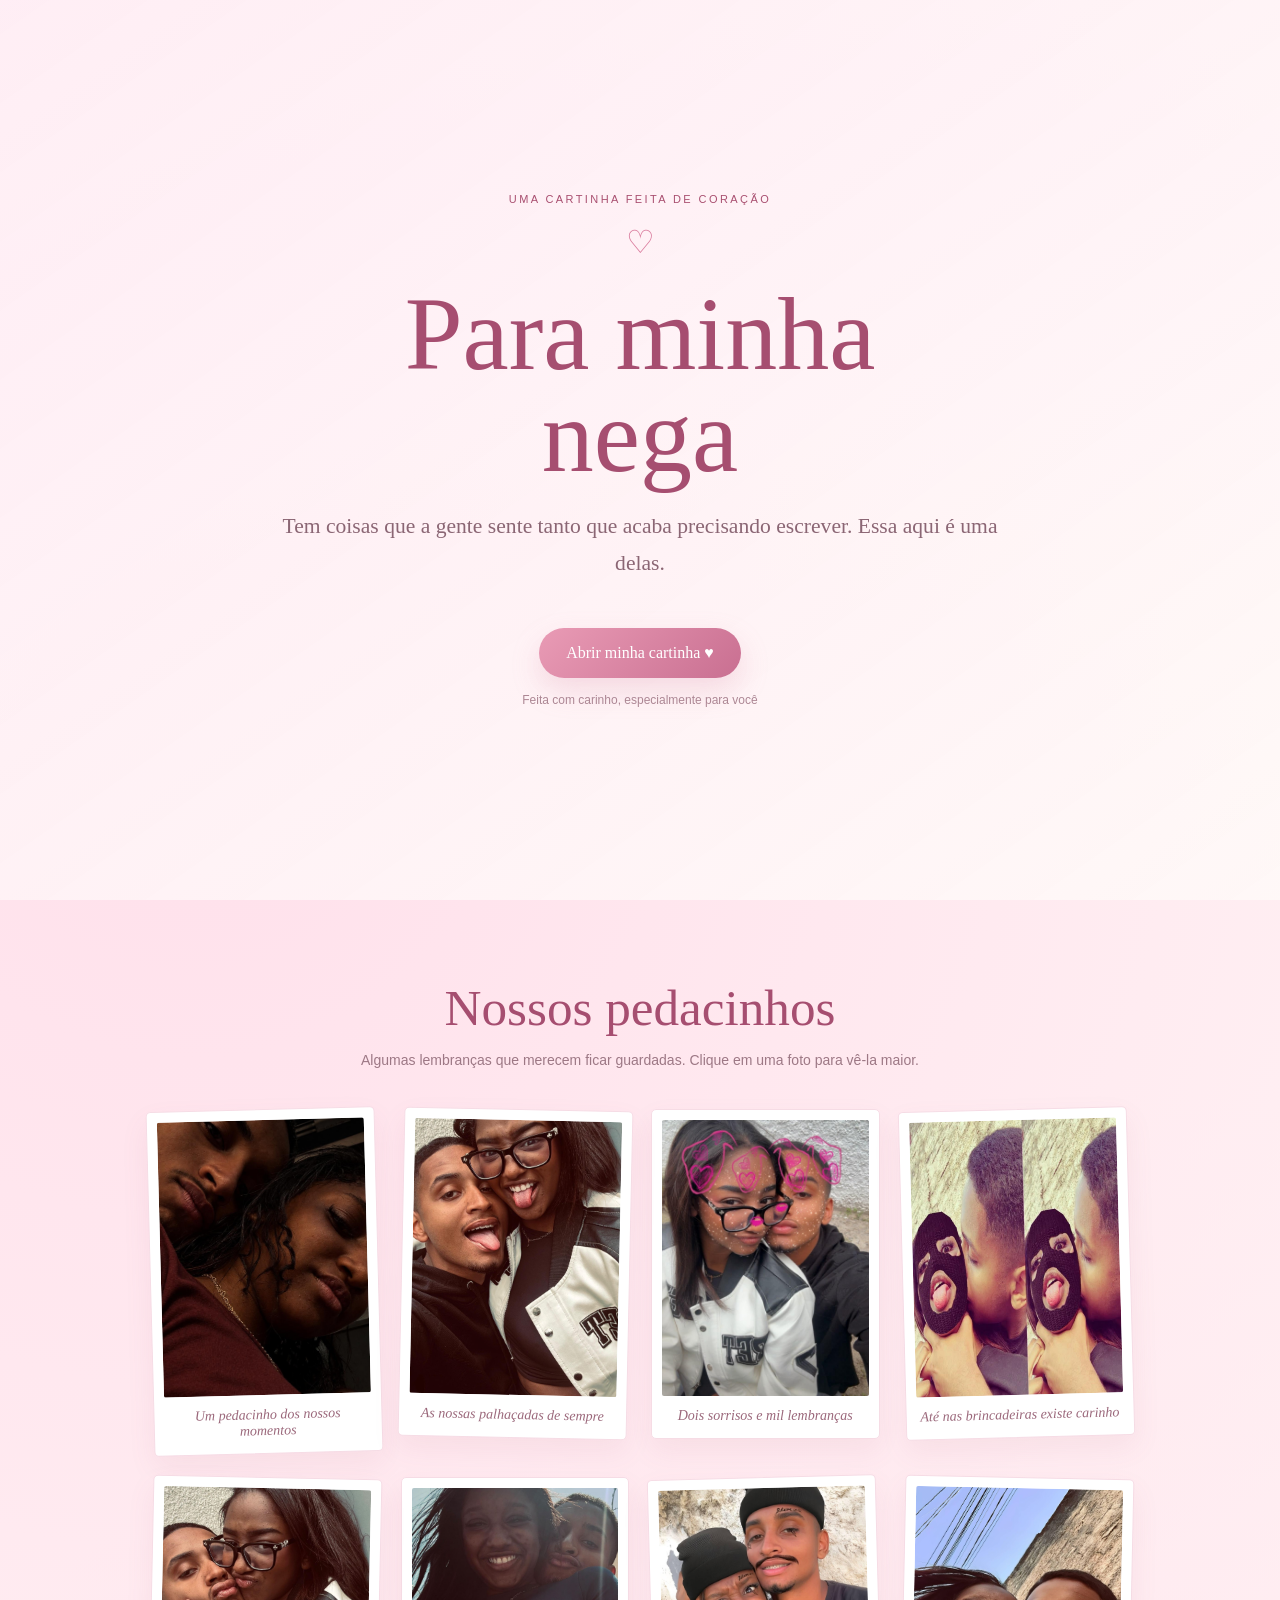
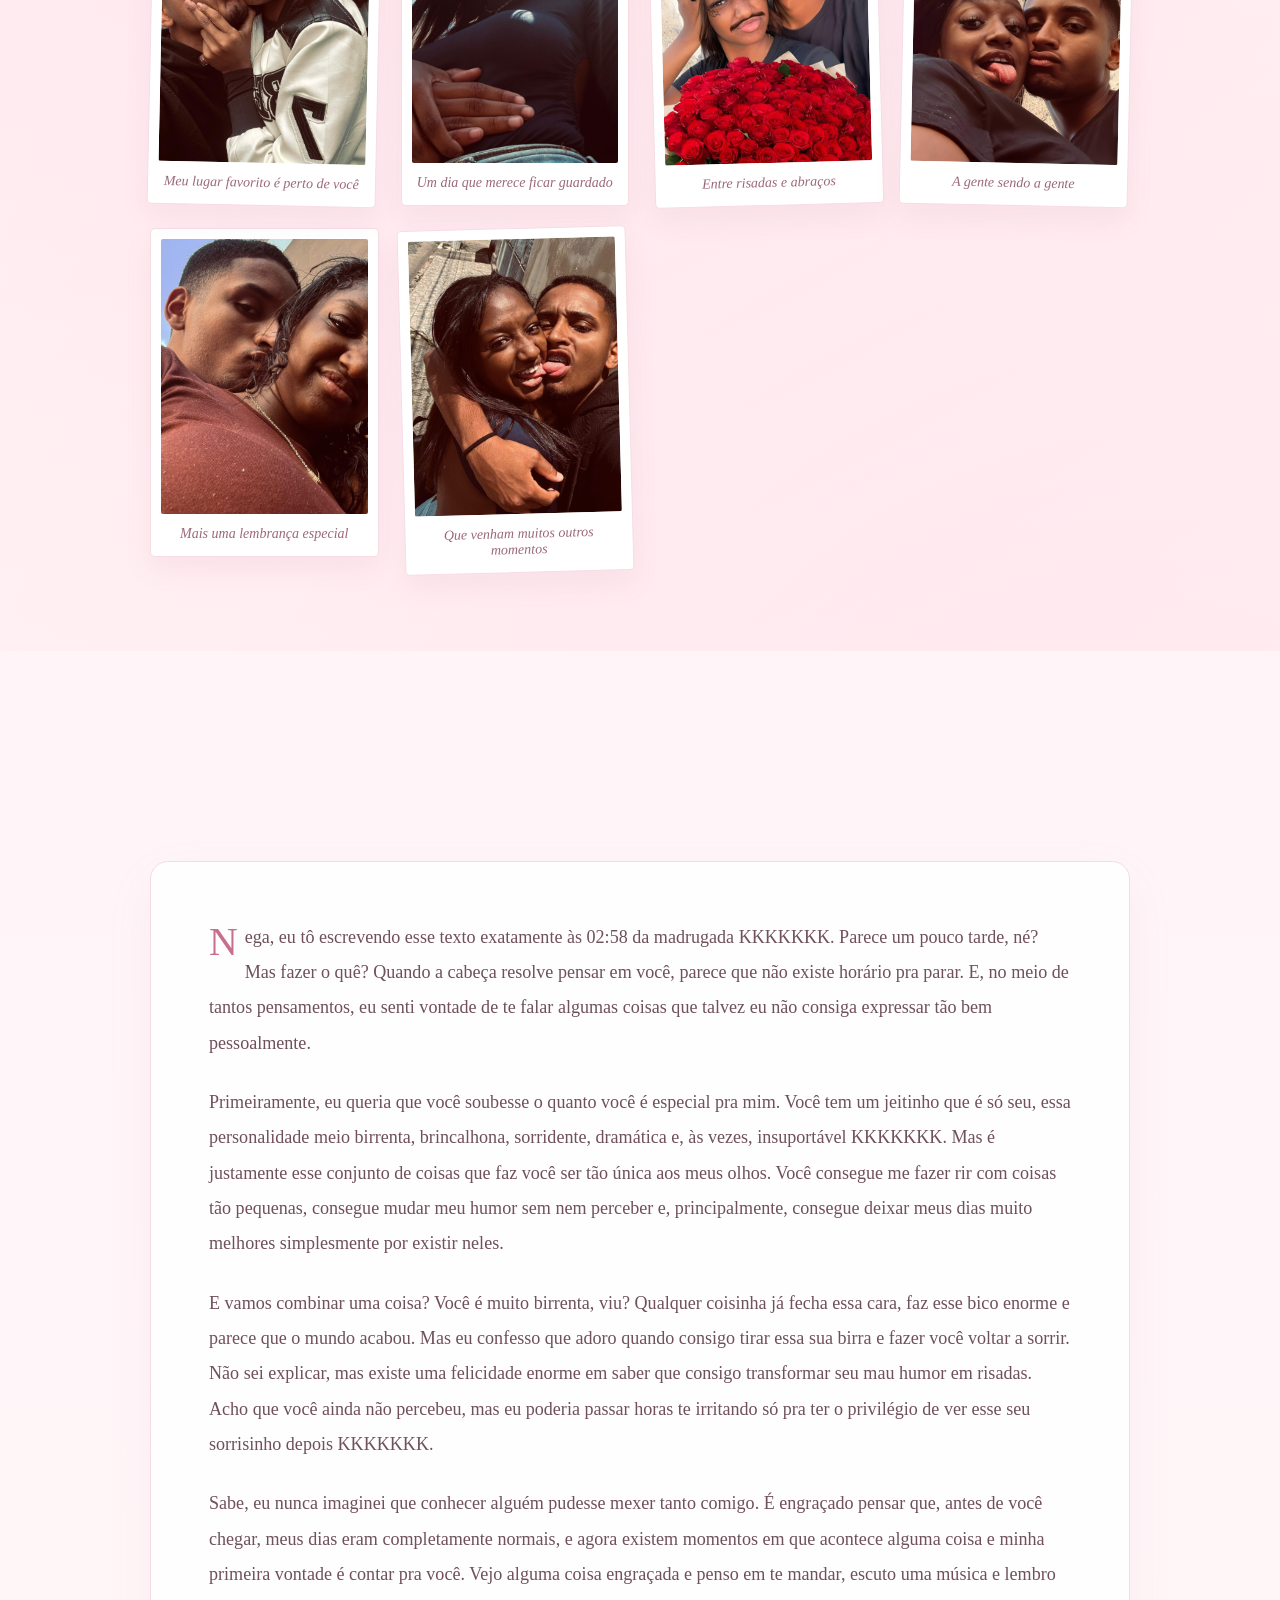
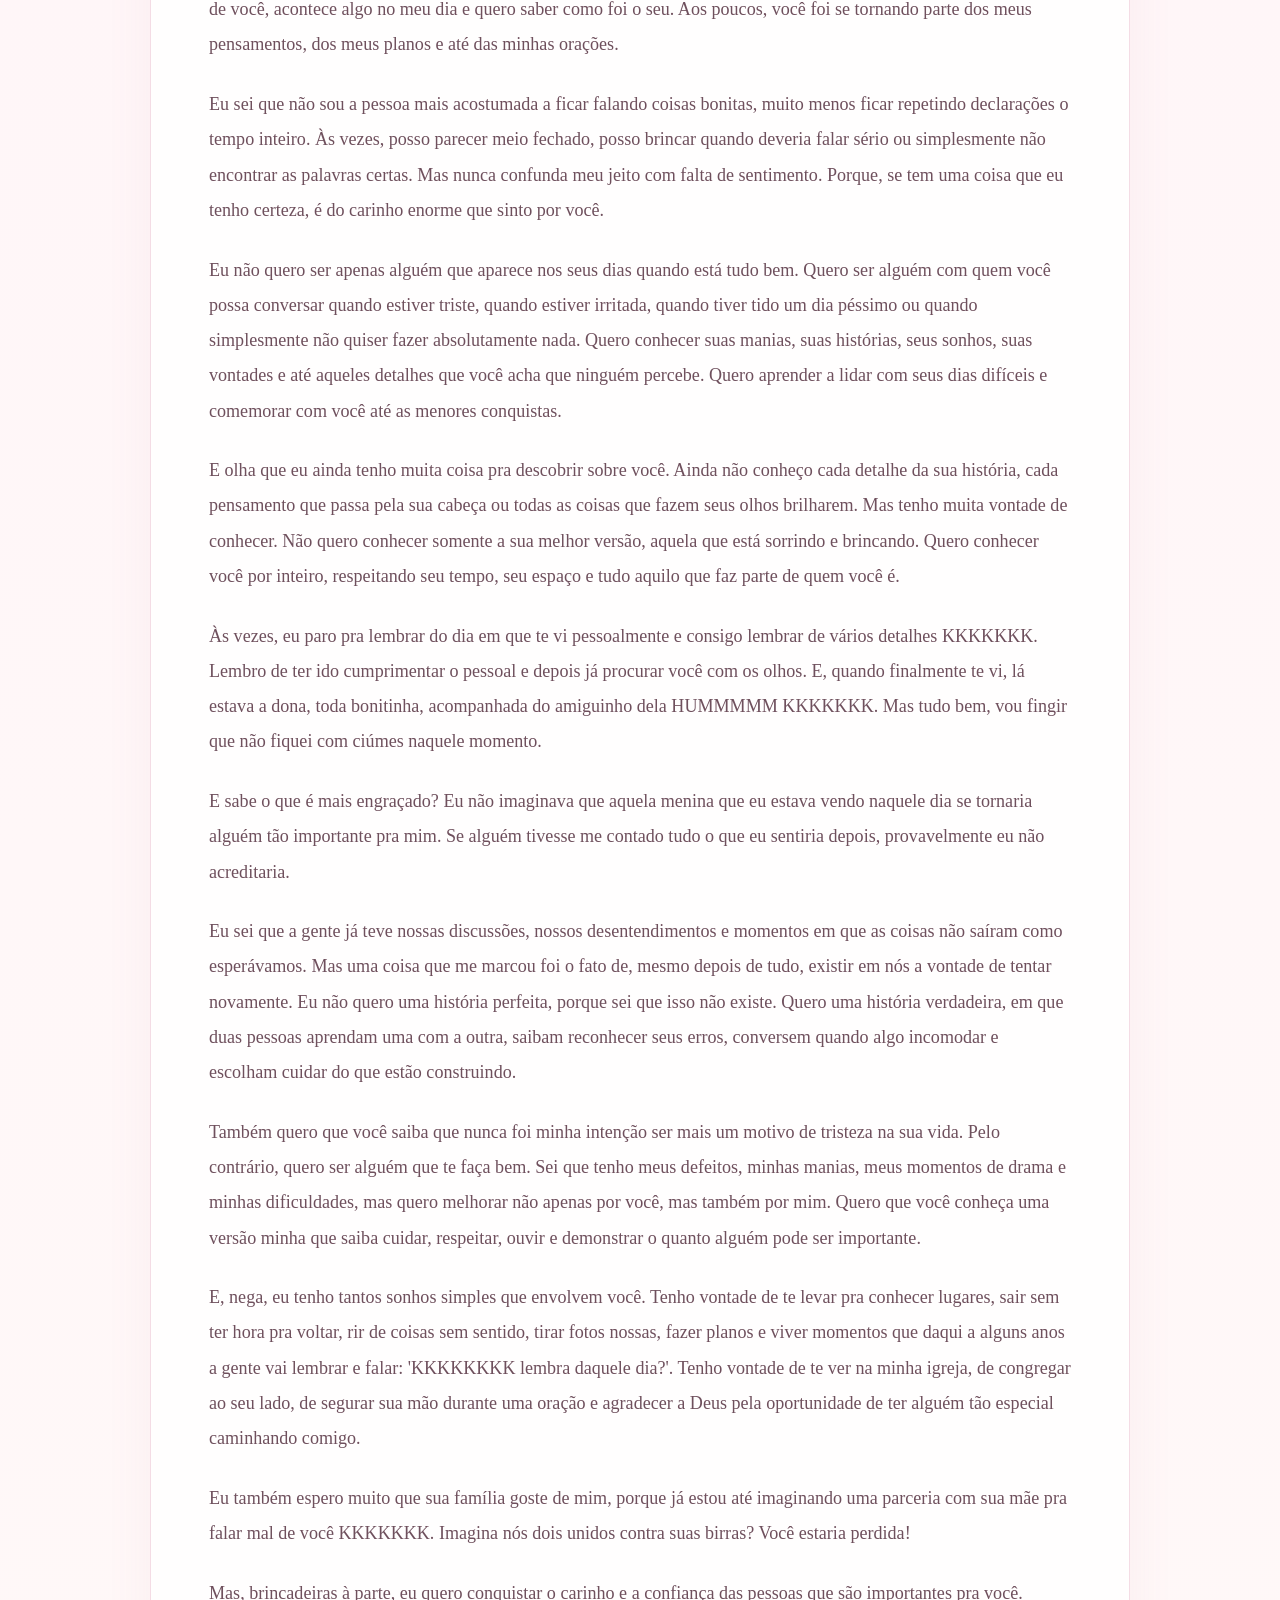
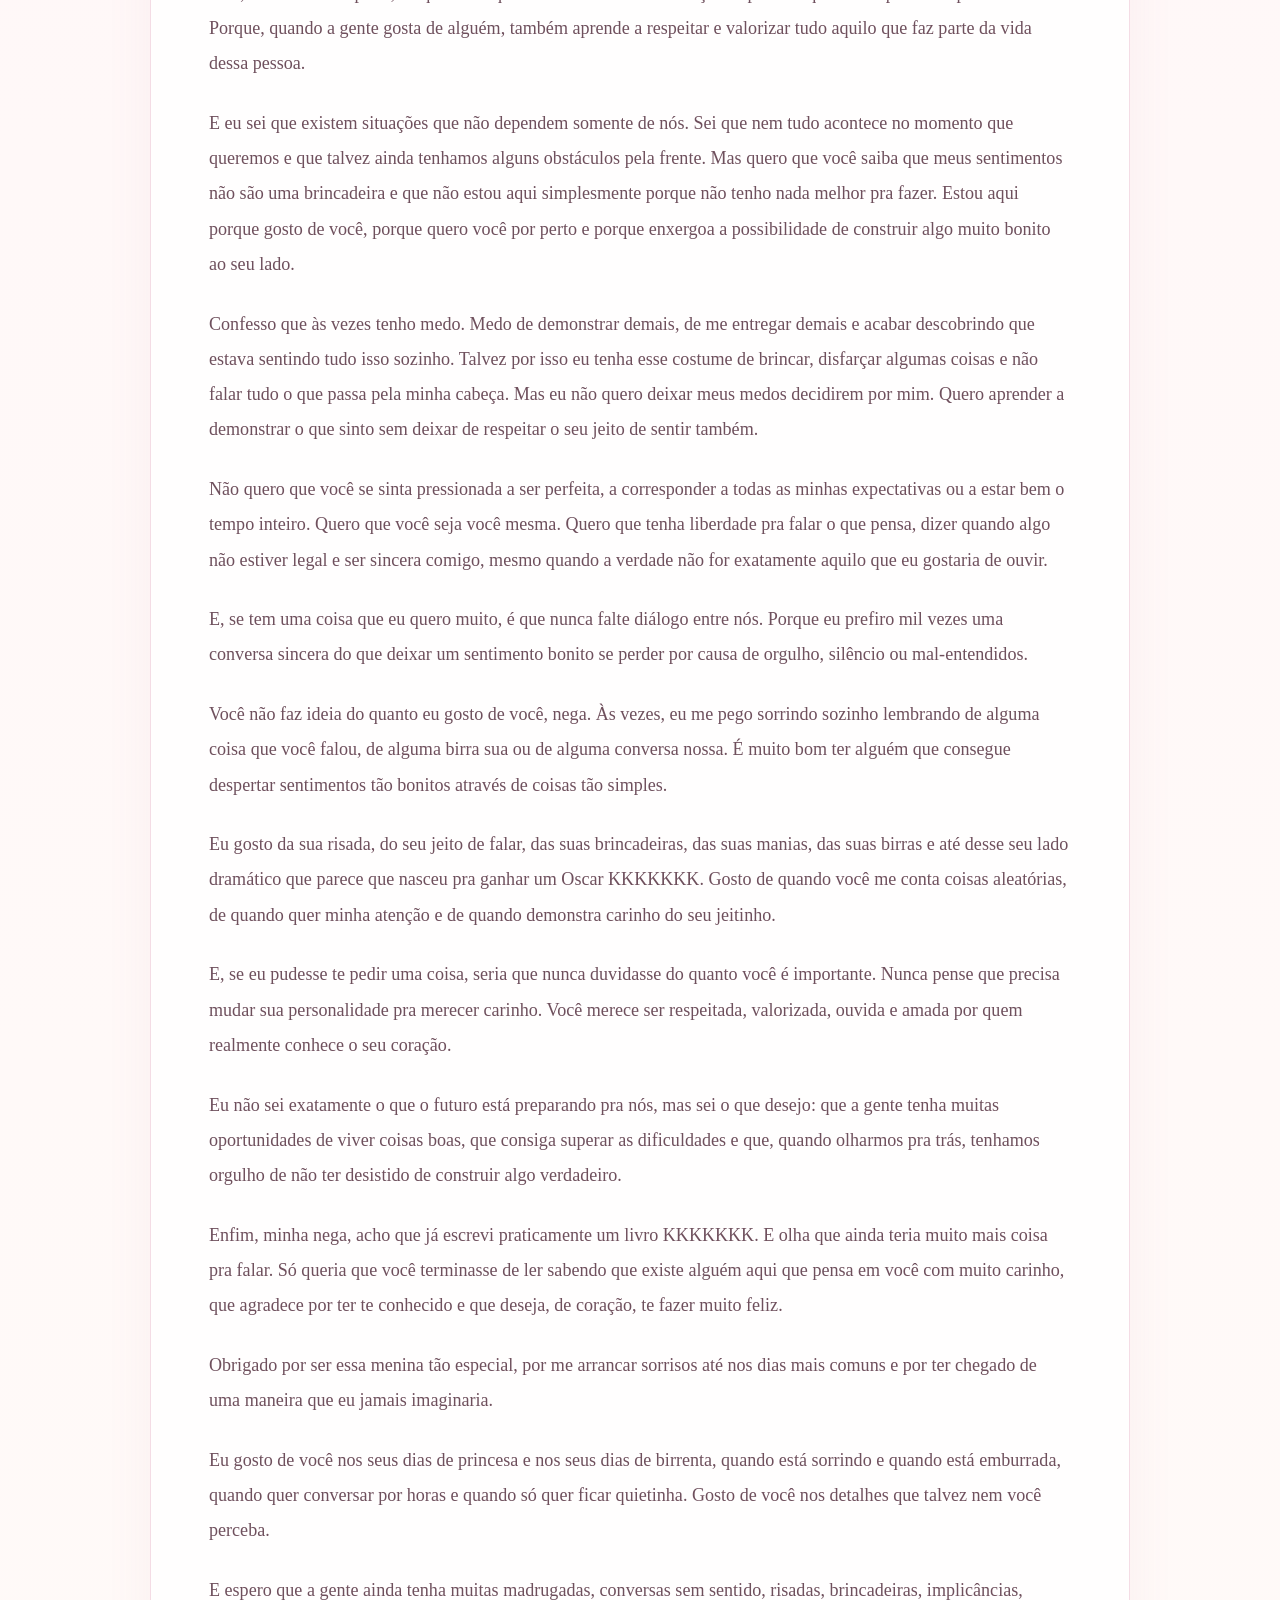
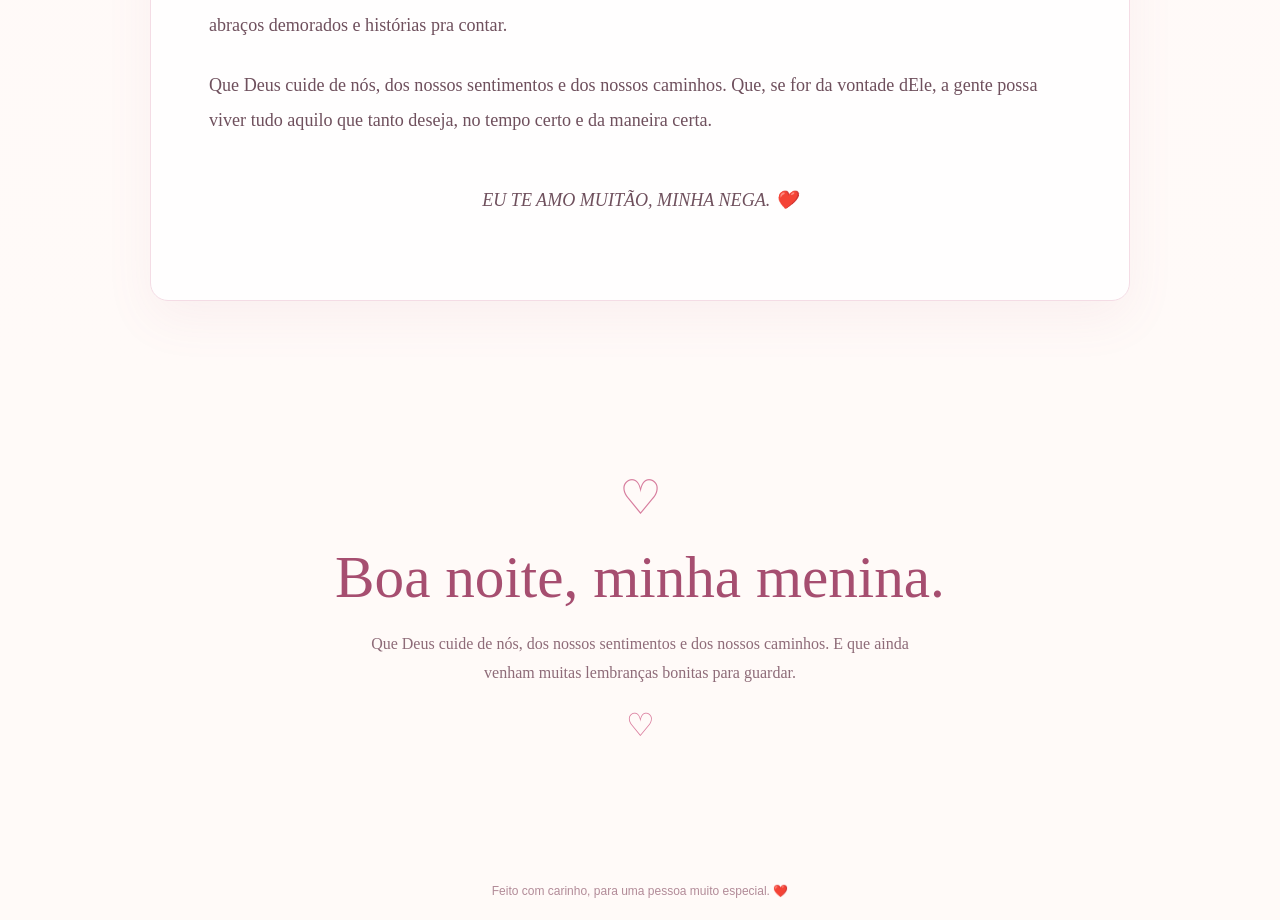
<file: index.html>
<!DOCTYPE html>
<html lang="pt-BR">
<head>
<meta charset="utf-8"/>
<meta content="width=device-width, initial-scale=1.0" name="viewport"/>
<meta content="#fff0f5" name="theme-color"/>
<meta content="Uma declaração feita com carinho, em uma madrugada especial." name="description"/>
<title>Para minha nega ❤️</title>
<link rel="stylesheet" href="styles.css">
</head>
<body>
<div aria-hidden="true" class="floating-hearts" id="hearts"></div>
<header class="hero">
<div class="hero-inner">
<div class="eyebrow">uma cartinha feita de coração</div>
<div class="heart-mark">♡</div>
<h1>Para minha<br/>nega</h1>
<p>Tem coisas que a gente sente tanto que acaba precisando escrever. Essa aqui é uma delas.</p>
<button class="open-btn" onclick="document.getElementById('nossas-fotos').scrollIntoView({behavior:'smooth'})">Abrir minha cartinha ♥</button>
<div class="hint">Feita com carinho, especialmente para você</div>
</div>
</header>
<main>
<section id="nossas-fotos">
<div class="section-wrap">
<h2 class="section-title reveal">Nossos pedacinhos</h2>
<p class="section-subtitle reveal">Algumas lembranças que merecem ficar guardadas. Clique em uma foto para vê-la maior.</p>
<div class="gallery" id="gallery"></div>
</div>
</section>
<section class="letter-section" id="carta">
<div class="section-wrap">
<h2 class="section-title reveal">Um monte de coisas que eu queria te dizer</h2>
<p class="section-subtitle reveal">Lê com calma, nega. Essa carta é todinha sua. 💗</p>
<article class="letter reveal" id="letter"></article>
</div>
</section>
<section class="ending">
<div class="big-heart">♡</div>
<h2>Boa noite, minha menina.</h2>
<p>Que Deus cuide de nós, dos nossos sentimentos e dos nossos caminhos. E que ainda venham muitas lembranças bonitas para guardar.</p>
<div class="heart-mark">♡</div>
</section>
</main>
<footer>Feito com carinho, para uma pessoa muito especial. ❤️</footer>
<div aria-label="Foto ampliada" aria-modal="true" class="modal" id="photoModal" onclick="closePhoto()" role="dialog">
<button aria-label="Fechar" class="close-modal" onclick="closePhoto()">×</button>
<img alt="Foto ampliada" id="modalImage" onclick="event.stopPropagation()"/>
</div>
<script src="script.js" defer></script>
</body>
</html>
</file>
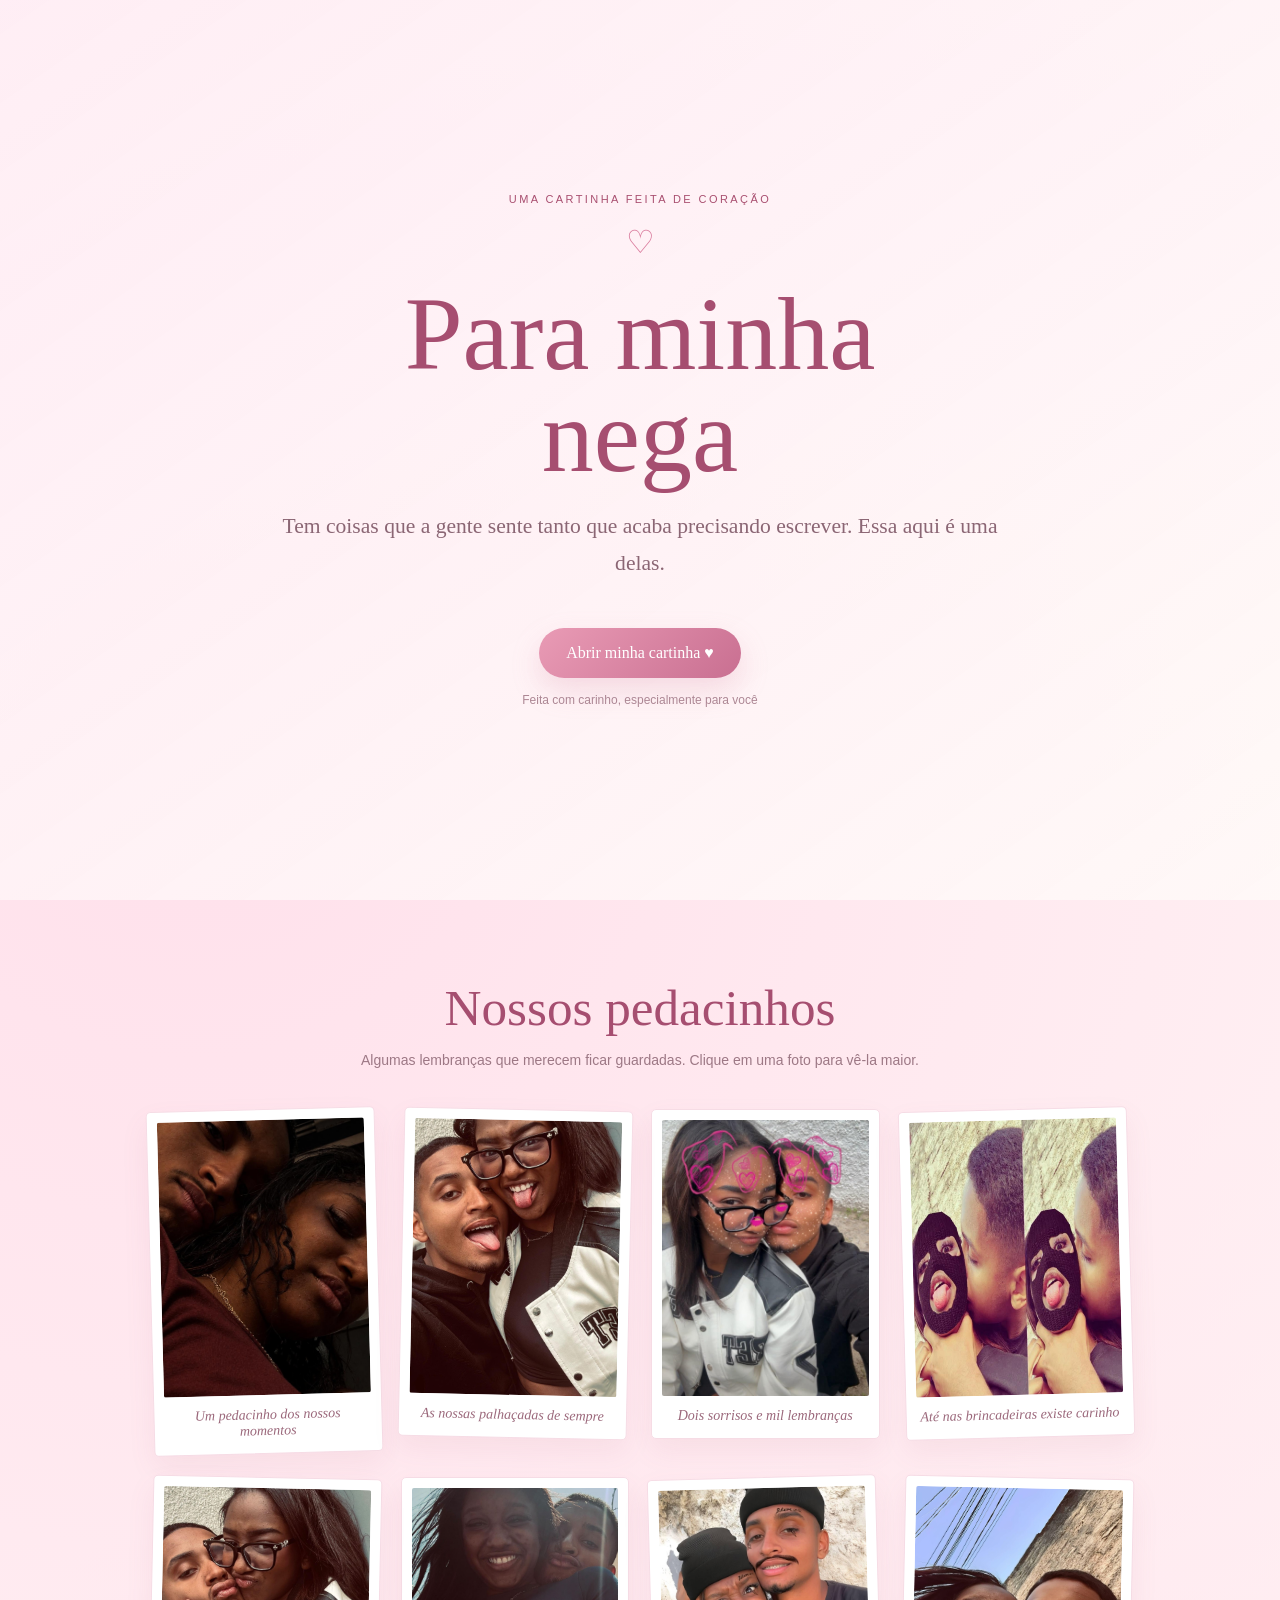
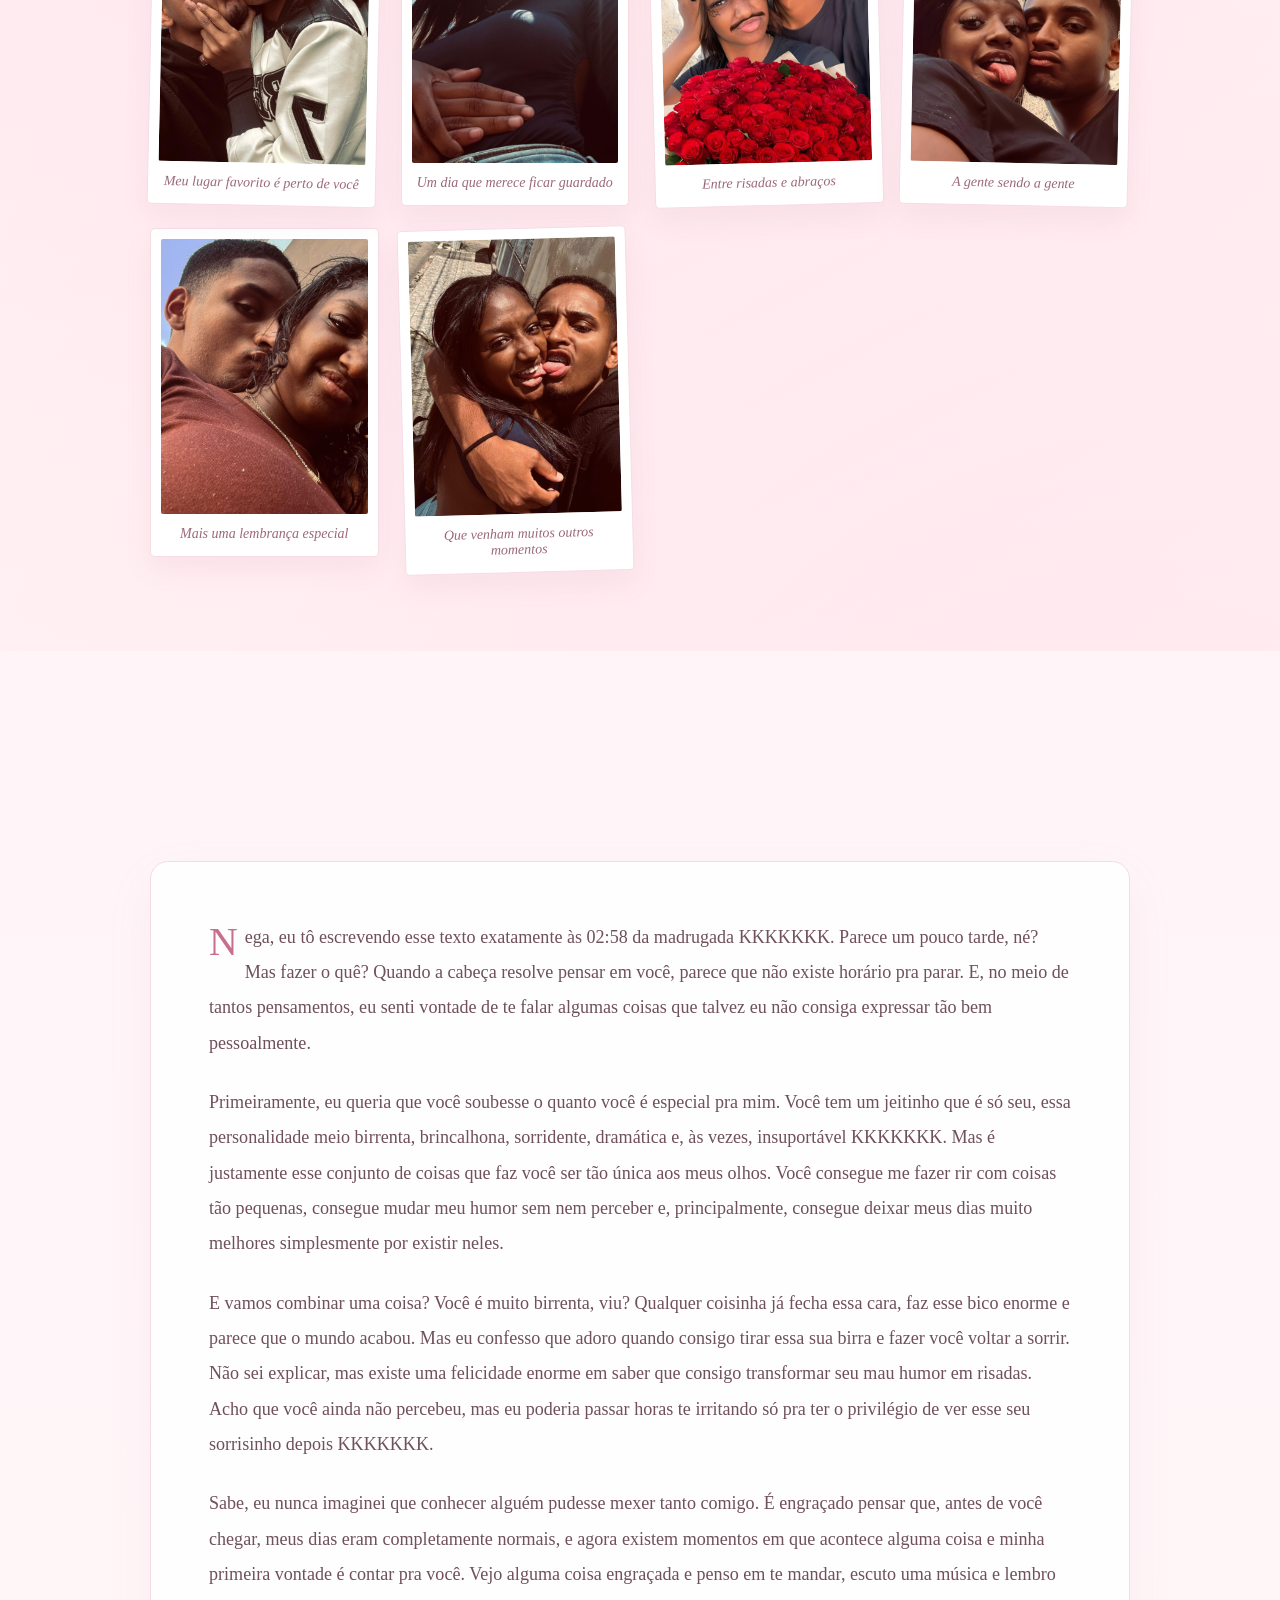
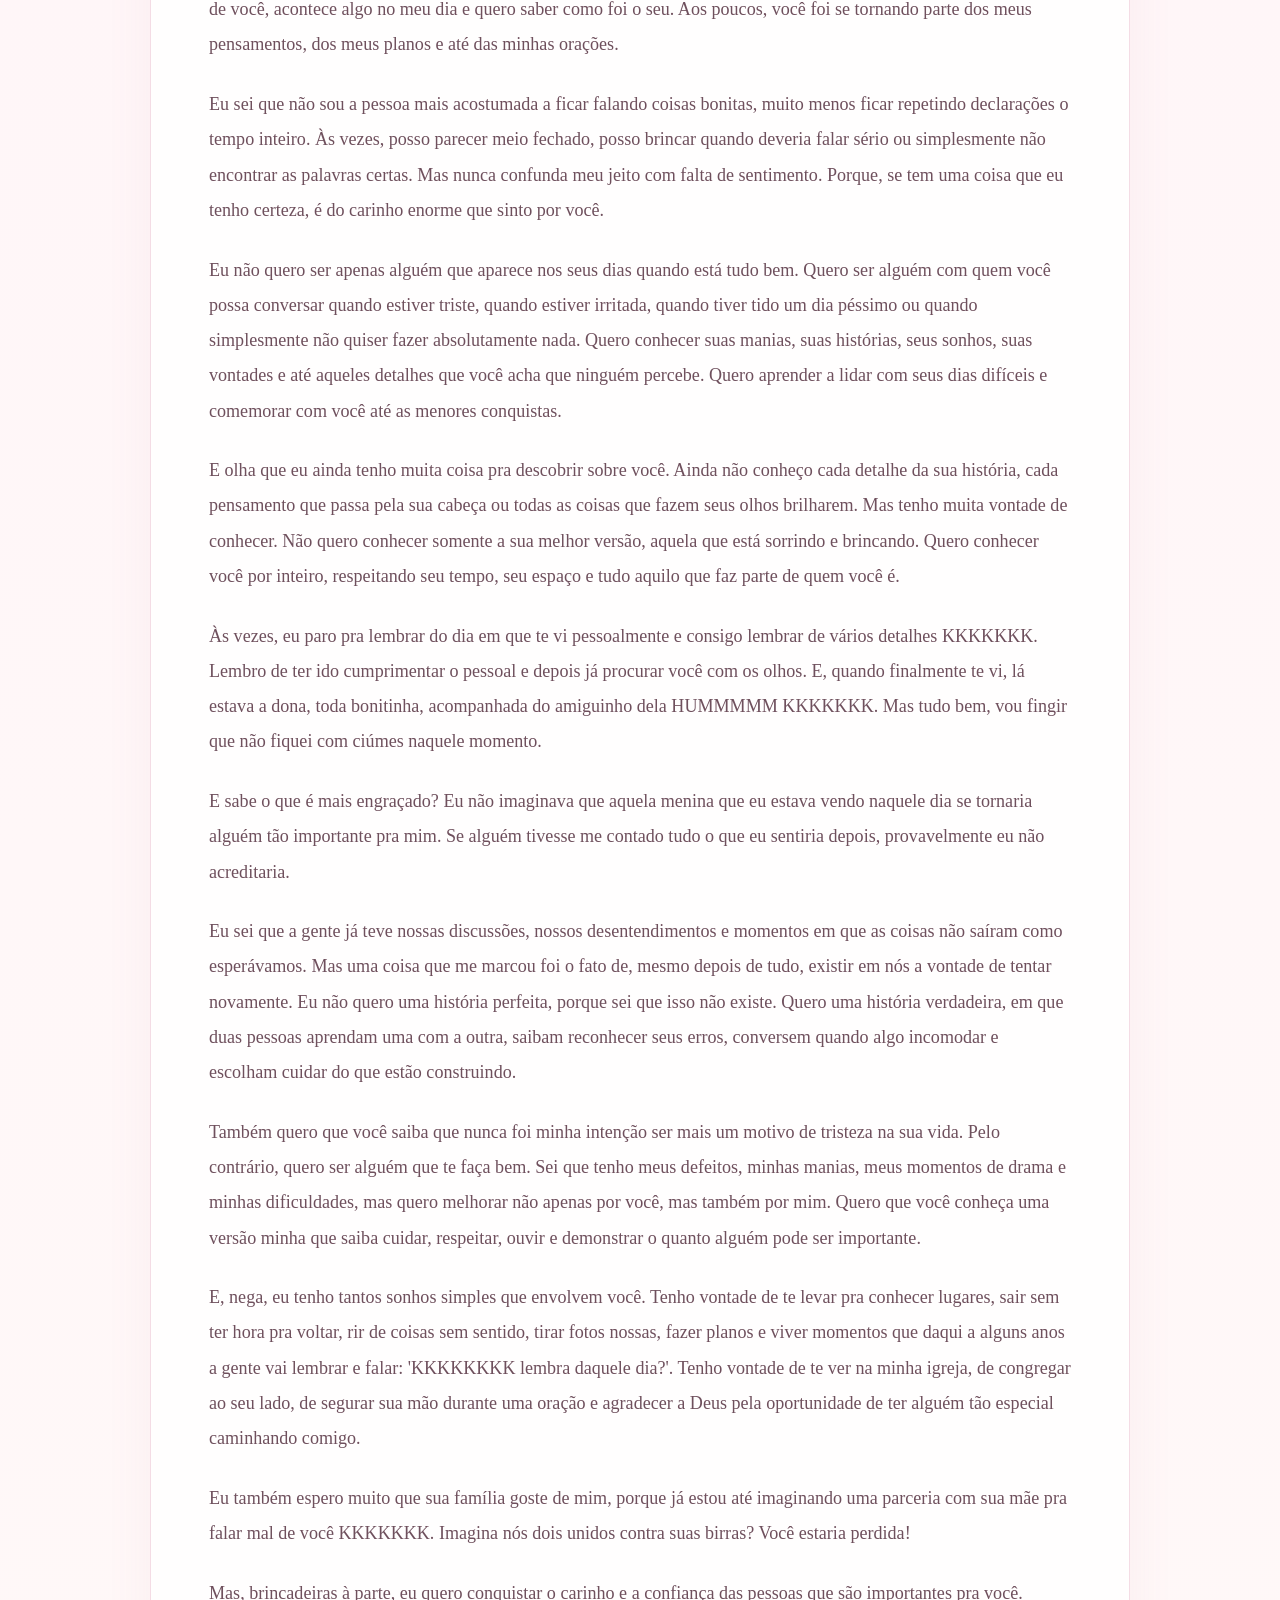
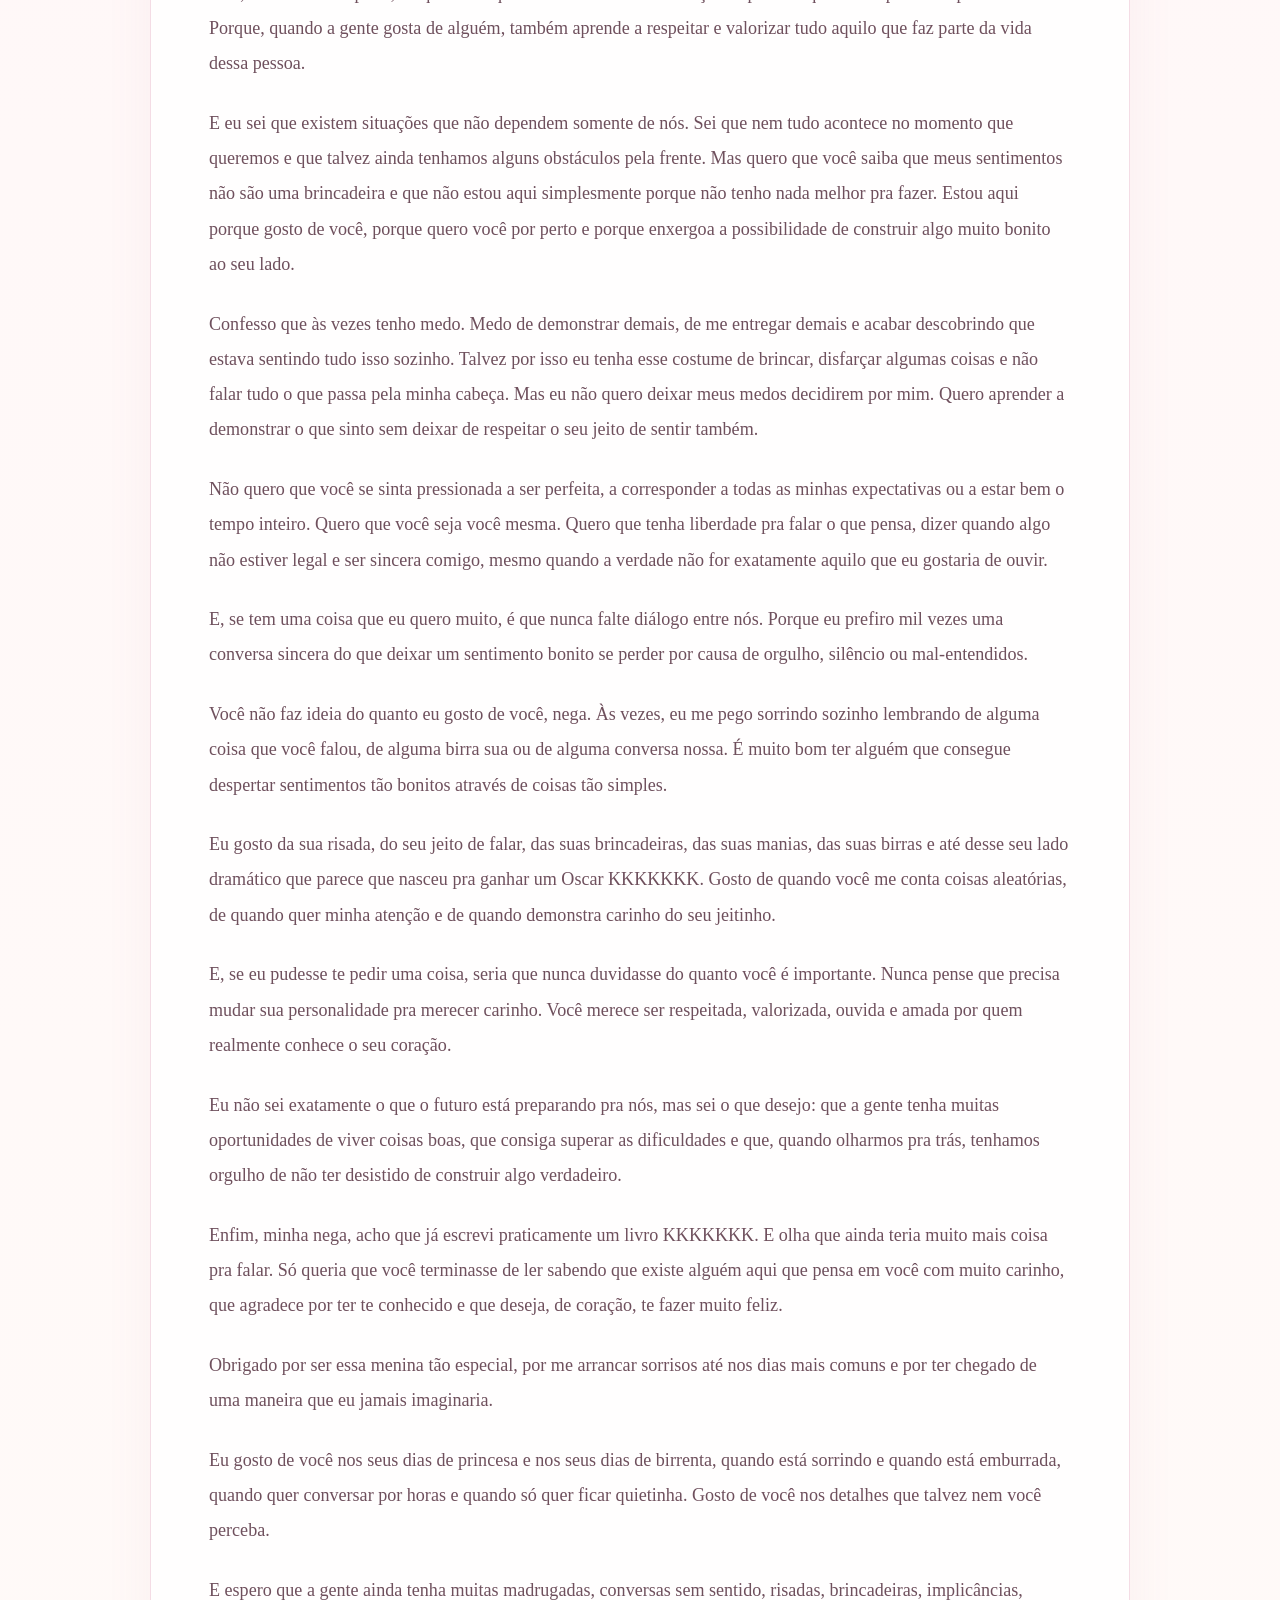
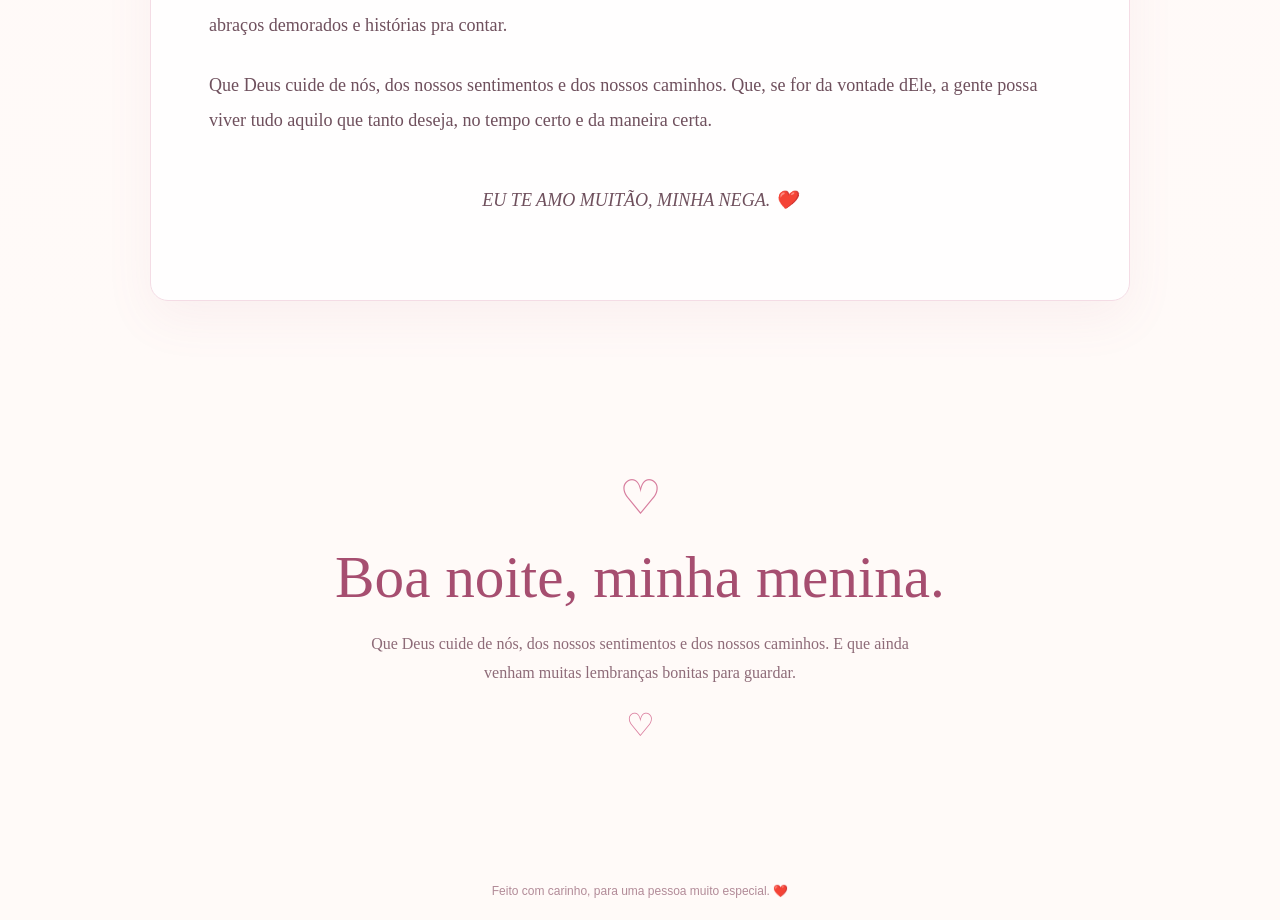
<file: index(3).html>
<!DOCTYPE html>
<html lang="pt-BR">
<head>
<meta charset="utf-8"/>
<meta content="width=device-width, initial-scale=1.0" name="viewport"/>
<meta content="#fff0f5" name="theme-color"/>
<meta content="Uma declaração feita com carinho, em uma madrugada especial." name="description"/>
<title>Para minha nega ❤️</title>
<link rel="stylesheet" href="styles.css">
</head>
<body>
<div aria-hidden="true" class="floating-hearts" id="hearts"></div>
<header class="hero">
<div class="hero-inner">
<div class="eyebrow">uma cartinha feita de coração</div>
<div class="heart-mark">♡</div>
<h1>Para minha<br/>nega</h1>
<p>Tem coisas que a gente sente tanto que acaba precisando escrever. Essa aqui é uma delas.</p>
<button class="open-btn" onclick="document.getElementById('nossas-fotos').scrollIntoView({behavior:'smooth'})">Abrir minha cartinha ♥</button>
<div class="hint">Feita com carinho, especialmente para você</div>
</div>
</header>
<main>
<section id="nossas-fotos">
<div class="section-wrap">
<h2 class="section-title reveal">Nossos pedacinhos</h2>
<p class="section-subtitle reveal">Algumas lembranças que merecem ficar guardadas. Clique em uma foto para vê-la maior.</p>
<div class="gallery" id="gallery"></div>
</div>
</section>
<section class="letter-section" id="carta">
<div class="section-wrap">
<h2 class="section-title reveal">Um monte de coisas que eu queria te dizer</h2>
<p class="section-subtitle reveal">Lê com calma, nega. Essa carta é todinha sua. 💗</p>
<article class="letter reveal" id="letter"></article>
</div>
</section>
<section class="ending">
<div class="big-heart">♡</div>
<h2>Boa noite, minha menina.</h2>
<p>Que Deus cuide de nós, dos nossos sentimentos e dos nossos caminhos. E que ainda venham muitas lembranças bonitas para guardar.</p>
<div class="heart-mark">♡</div>
</section>
</main>
<footer>Feito com carinho, para uma pessoa muito especial. ❤️</footer>
<div aria-label="Foto ampliada" aria-modal="true" class="modal" id="photoModal" onclick="closePhoto()" role="dialog">
<button aria-label="Fechar" class="close-modal" onclick="closePhoto()">×</button>
<img alt="Foto ampliada" id="modalImage" onclick="event.stopPropagation()"/>
</div>
<script src="script.js" defer></script>
</body>
</html>
</file>
<file: styles.css>
:root {
      --pink: #e88eaa; --deep: #a94f70; --soft: #fff0f5;
      --cream: #fffaf8; --ink: #654653; --muted: #9d7885;
    }
    * { box-sizing: border-box; }
    html { scroll-behavior: smooth; }
    body {
      margin: 0; color: var(--ink);
      background: radial-gradient(circle at 15% 10%, #ffe0eb 0, transparent 32%),
                  radial-gradient(circle at 90% 35%, #ffe8ef 0, transparent 30%), var(--cream);
      font-family: Georgia, 'Times New Roman', serif;
      overflow-x: hidden;
    }
    button { font: inherit; }
    .floating-hearts { position: fixed; inset: 0; pointer-events: none; overflow: hidden; z-index: 0; }
    .floating-hearts span {
      position: absolute; bottom: -40px; color: #e99bb5; opacity: .35;
      animation: floatUp linear infinite; font-family: sans-serif;
    }
    @keyframes floatUp { to { transform: translateY(-110vh) rotate(25deg); opacity: 0; } }
    .hero {
      min-height: 100svh; display: grid; place-items: center; text-align: center;
      padding: 60px 22px; position: relative; z-index: 1;
      background: linear-gradient(145deg, rgba(255,238,245,.94), rgba(255,250,248,.84));
    }
    .hero-inner { max-width: 760px; }
    .eyebrow { letter-spacing: .22em; text-transform: uppercase; font: 11px Arial,sans-serif; color: var(--deep); }
    h1 { font-size: clamp(3rem, 9vw, 6.5rem); line-height: .98; font-weight: 400; margin: 22px 0; color: #a64e70; }
    .hero p { font-size: clamp(1.05rem, 2.6vw, 1.35rem); line-height: 1.7; color: #8b6674; }
    .heart-mark { font-size: 2rem; color: #d9799b; margin: 18px 0; }
    .open-btn {
      margin-top: 25px; border: 0; border-radius: 999px; padding: 16px 27px;
      color: white; background: linear-gradient(135deg, #e99bb5, #c96f91);
      box-shadow: 0 12px 28px #d98ba544; cursor: pointer; transition: transform .2s, box-shadow .2s;
    }
    .open-btn:hover { transform: translateY(-3px); box-shadow: 0 16px 32px #d98ba566; }
    .hint { font: 12px Arial,sans-serif; color: #ad8794; margin-top: 15px; }
    main { position: relative; z-index: 1; }
    section { padding: 78px 20px; }
    .section-wrap { width: min(980px, 100%); margin: auto; }
    .section-title { text-align: center; color: #a64e70; font-size: clamp(2rem, 5vw, 3.2rem); font-weight: 400; margin: 0 0 12px; }
    .section-subtitle { text-align: center; color: var(--muted); font: 14px Arial,sans-serif; margin: 0 auto 38px; line-height: 1.6; }
    .gallery { display: grid; grid-template-columns: repeat( auto-fit, minmax(min(100%, 220px), 1fr)); gap: 22px; align-items: start; }
    .photo-card {
      background: #fff; border: 1px solid #f6dce5; padding: 10px 10px 14px;
      border-radius: 5px; box-shadow: 0 12px 28px #a65b7614;
      cursor: zoom-in; transition: transform .25s, box-shadow .25s;
    }
    .photo-card:nth-child(3n+1) { transform: rotate(-1.5deg); }
    .photo-card:nth-child(3n+2) { transform: rotate(1.2deg); }
    .photo-card:hover { transform: translateY(-6px) rotate(0); box-shadow: 0 18px 34px #a65b7625; }
    .photo-card img { display: block; width: 100%; aspect-ratio: 3 / 4; object-fit: cover; border-radius: 2px; }
    .photo-caption { display: block; padding: 12px 3px 0; color: #9b687b; font-size: 14px; font-style: italic; }
    .letter-section { background: linear-gradient(180deg, #fff5f8, #fffaf8); }
    .letter {
      background: rgba(255,255,255,.88); border: 1px solid #f4dce5; border-radius: 18px;
      padding: clamp(24px, 5vw, 58px); box-shadow: 0 18px 50px #b65d7912;
    }
    .letter p { font-size: clamp(1.02rem, 2vw, 1.13rem); line-height: 1.95; margin: 0 0 1.35em; color: #6f505d; }
    .letter p:first-child::first-letter { color: #c86f90; font-size: 2.2em; float: left; line-height: .9; padding: 5px 7px 0 0; }
    .signature { text-align: center; padding-top: 20px; color: #b65e7f; font-size: 1.35rem; font-style: italic; }
    .ending { text-align: center; padding: 90px 20px 100px; }
    .ending .big-heart { font-size: 3rem; color: #d77c9d; }
    .ending h2 { color: #a64e70; font-size: clamp(2rem, 6vw, 3.7rem); font-weight: 400; margin: 18px 0; }
    .ending p { color: #8e6b78; line-height: 1.8; max-width: 560px; margin: auto; }
    footer { text-align: center; padding: 22px; color: #b28b98; font: 12px Arial,sans-serif; }
    .modal { display:none; position:fixed; inset:0; z-index:10; background:rgba(44,22,32,.9); padding:24px; align-items:center; justify-content:center; }
    .modal.show { display:flex; }
    .modal img { max-width:min(92vw, 900px); max-height:85svh; object-fit:contain; border-radius:8px; box-shadow:0 20px 60px #0006; }
    .close-modal { position:absolute; top:18px; right:22px; color:white; background:transparent; border:0; font:32px Arial; cursor:pointer; }
    .reveal { opacity:0; transform:translateY(22px); transition:opacity .8s, transform .8s; }
    .reveal.visible { opacity:1; transform:translateY(0); }
    @media (max-width:600px) {
      section { padding: 58px 16px; } .gallery { gap:14px; grid-template-columns:repeat(2,minmax(0,1fr)); }
      .photo-card { padding:7px 7px 10px; } .photo-caption { font-size:12px; }
      .letter { border-radius:13px; padding:23px 19px; }
    }
    @media (prefers-reduced-motion: reduce) {
      *,*::before,*::after { scroll-behavior:auto !important; animation-duration:.01ms !important; transition-duration:.01ms !important; }
    }
</file>
